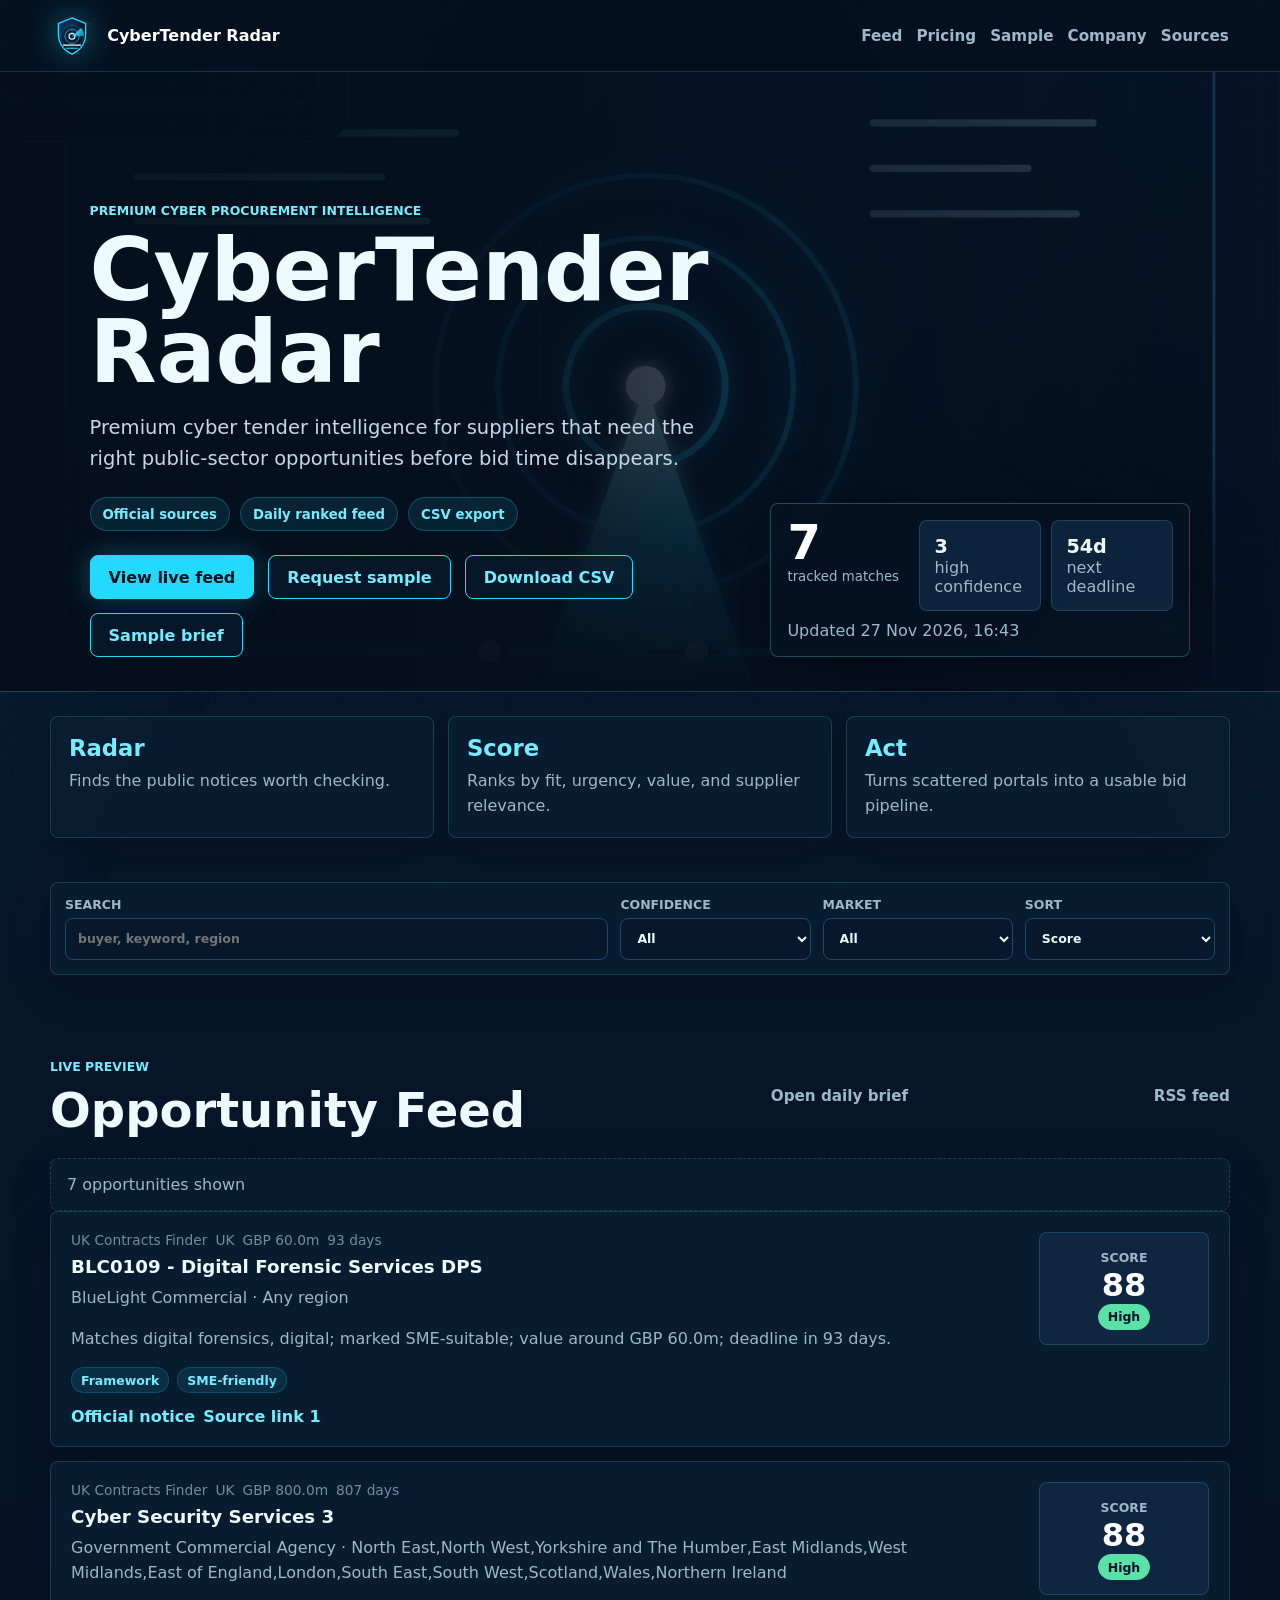
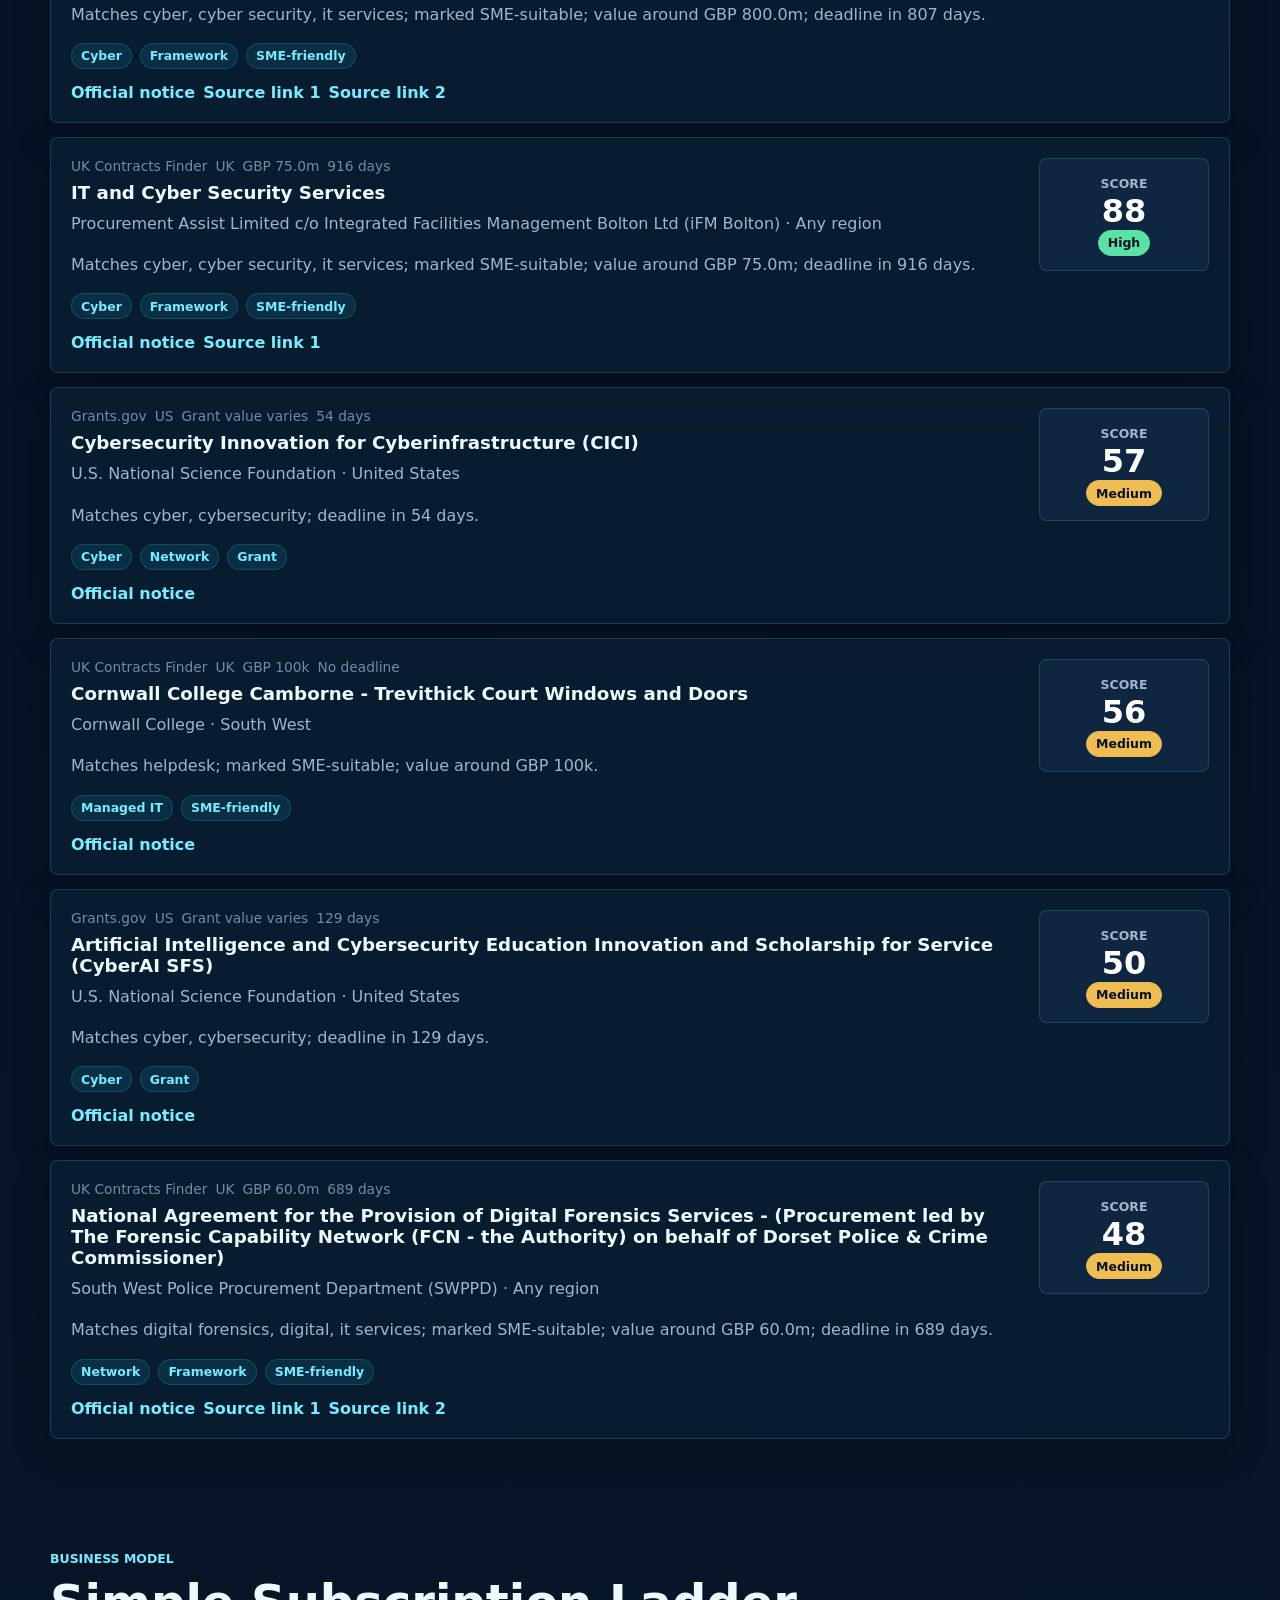
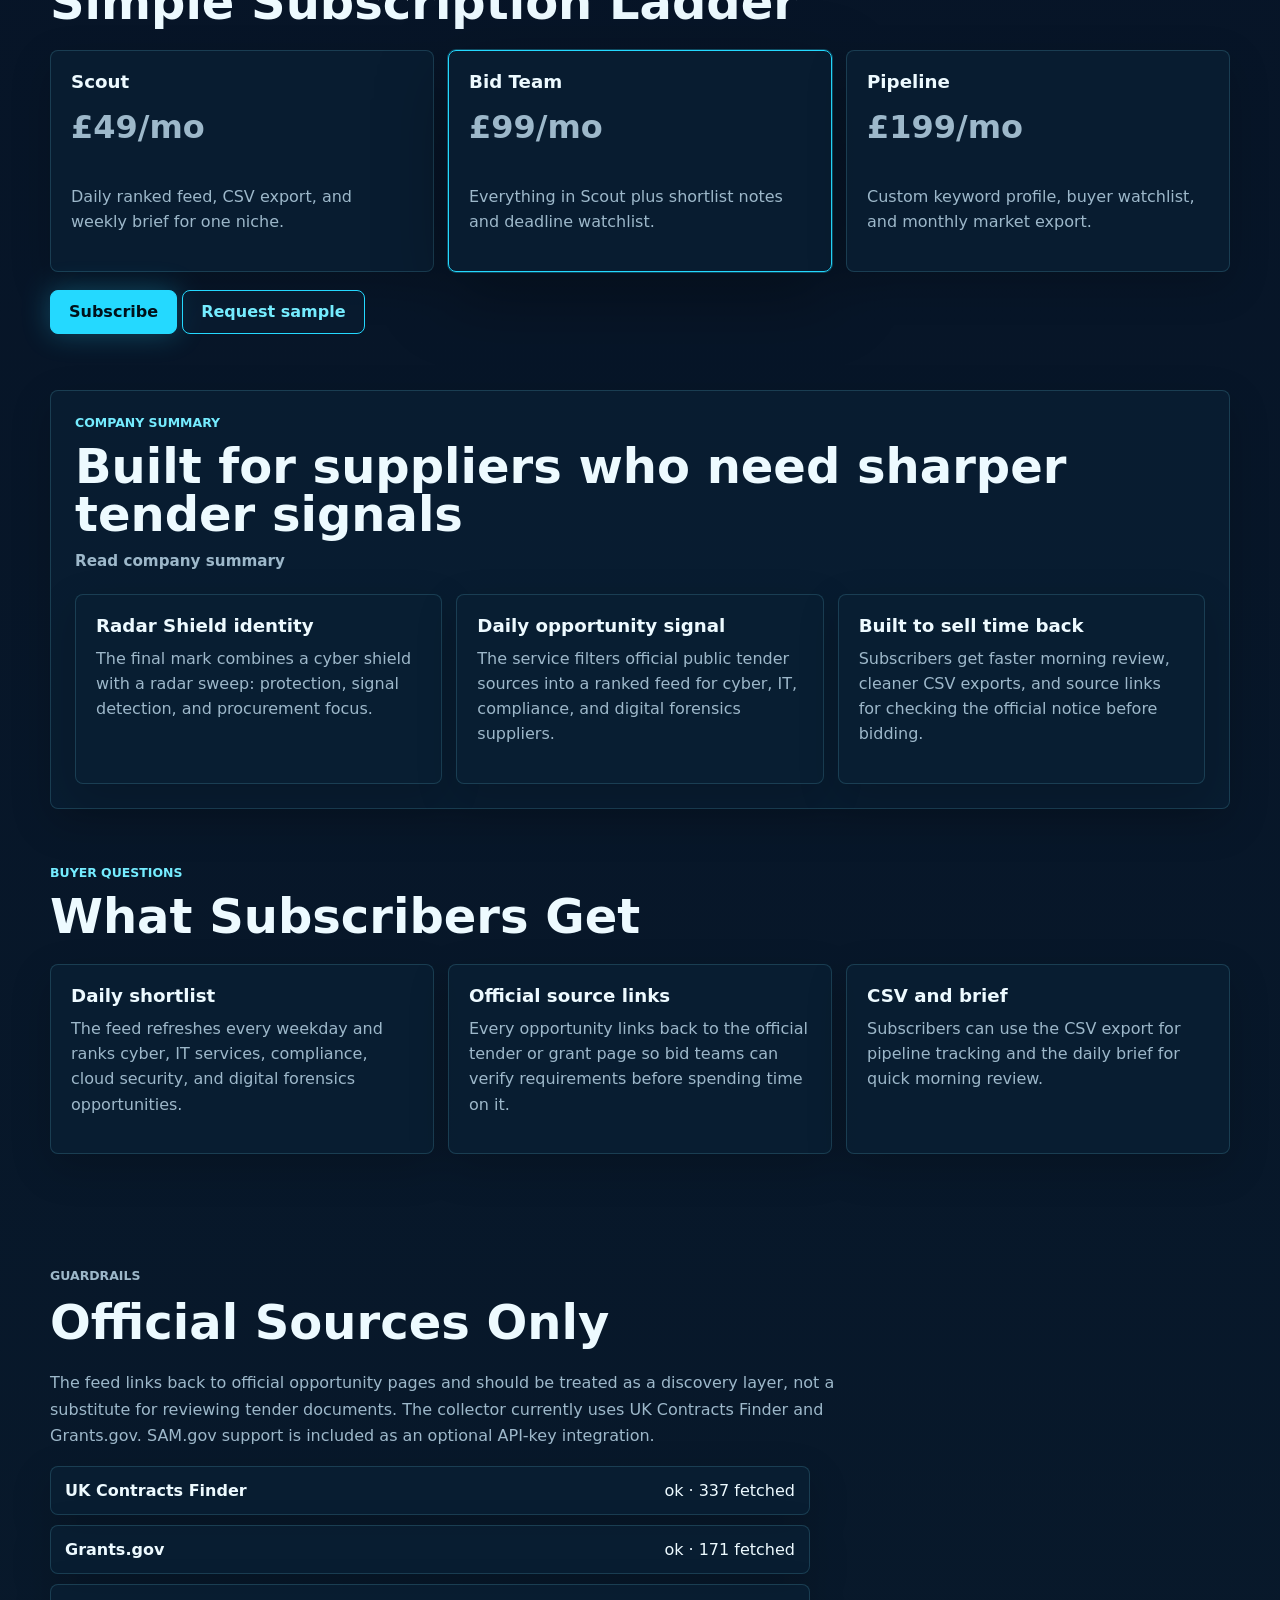
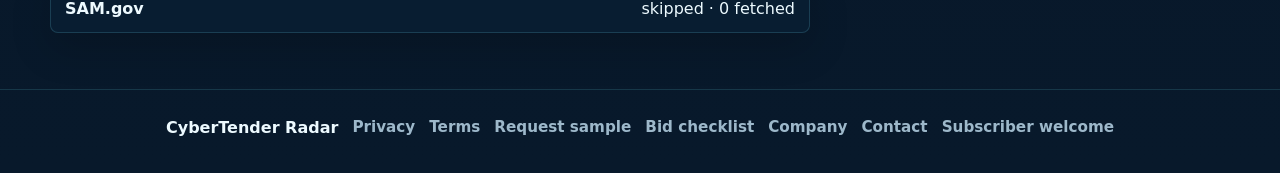
<file: docs/index.html>
<!doctype html>
<html lang="en">
  <head>
    <meta charset="utf-8">
    <meta name="viewport" content="width=device-width, initial-scale=1">
    <title>CyberTender Radar</title>
    <meta
      name="description"
      content="Daily ranked cybersecurity and IT services tenders for small suppliers."
    >
    <link rel="icon" type="image/svg+xml" href="assets/logo-radar-shield.svg">
    <link rel="manifest" href="site.webmanifest">
    <meta name="theme-color" content="#061225">
    <meta property="og:site_name" content="CyberTender Radar">
    <meta property="og:type" content="website">
    <meta property="og:title" content="CyberTender Radar">
    <meta property="og:description" content="Premium cyber procurement intelligence for suppliers that need the right public-sector opportunities before bid time disappears.">
    <meta property="og:url" content="https://shmghub.github.io/cybertender-radar/">
    <meta property="og:image" content="https://shmghub.github.io/cybertender-radar/assets/social-card.svg">
    <meta name="twitter:card" content="summary_large_image">
    <meta name="twitter:title" content="CyberTender Radar">
    <meta name="twitter:description" content="Premium cyber procurement intelligence for public-sector cyber and IT tender opportunities.">
    <meta name="twitter:image" content="https://shmghub.github.io/cybertender-radar/assets/social-card.svg">
    <link rel="stylesheet" href="styles.css">
    <link rel="alternate" type="application/rss+xml" title="CyberTender Radar RSS" href="feed.xml">
    <script type="application/ld+json">
      {
        "@context": "https://schema.org",
        "@type": "SoftwareApplication",
        "name": "CyberTender Radar",
        "applicationCategory": "BusinessApplication",
        "operatingSystem": "Web",
        "description": "Premium cyber procurement intelligence for public-sector cyber and IT tender opportunities.",
        "url": "https://shmghub.github.io/cybertender-radar/",
        "offers": {
          "@type": "Offer",
          "price": "49",
          "priceCurrency": "GBP",
          "url": "https://cybertender.gumroad.com/l/msidq"
        }
      }
    </script>
  </head>
  <body>
    <header class="topbar">
      <a class="brand" href="#top" aria-label="CyberTender Radar home">
        <img class="brand-logo" src="assets/logo-radar-shield.svg" alt="" width="42" height="42">
        <span>CyberTender Radar</span>
      </a>
      <nav aria-label="Primary navigation">
        <a href="#feed">Feed</a>
        <a href="#pricing">Pricing</a>
        <a href="trial.html">Sample</a>
        <a href="brand.html">Company</a>
        <a href="#source">Sources</a>
      </nav>
    </header>

    <main id="top">
      <section class="hero">
        <div class="hero-copy">
          <p class="eyebrow">Premium cyber procurement intelligence</p>
          <h1>CyberTender Radar</h1>
          <p class="lede">
            Premium cyber tender intelligence for suppliers that need the right
            public-sector opportunities before bid time disappears.
          </p>
          <div class="signal-ribbon" aria-label="CyberTender Radar signal summary">
            <span>Official sources</span>
            <span>Daily ranked feed</span>
            <span>CSV export</span>
          </div>
          <div class="hero-actions">
            <a class="button primary" href="#feed">View live feed</a>
            <a class="button secondary" href="trial.html">Request sample</a>
            <a class="button secondary" href="data/opportunities.csv">Download CSV</a>
            <a class="button secondary" href="sample-brief.html">Sample brief</a>
          </div>
        </div>
        <div class="hero-stack">
          <div class="hero-visual" aria-hidden="true">
            <img src="assets/hero-radar-intelligence.svg" alt="">
            <div class="scan-badge">Signal locked</div>
          </div>
          <aside class="hero-panel" aria-label="Current feed summary">
            <div class="metric">
              <span id="totalCount">--</span>
              <small>tracked matches</small>
            </div>
            <div class="metric-row">
              <div>
                <strong id="highCount">--</strong>
                <span>high confidence</span>
              </div>
              <div>
                <strong id="nextDeadline">--</strong>
                <span>next deadline</span>
              </div>
            </div>
            <p id="generatedAt">Loading latest feed...</p>
          </aside>
        </div>
      </section>

      <section class="brand-strip" aria-label="CyberTender Radar brand promises">
        <div>
          <strong>Radar</strong>
          <span>Finds the public notices worth checking.</span>
        </div>
        <div>
          <strong>Score</strong>
          <span>Ranks by fit, urgency, value, and supplier relevance.</span>
        </div>
        <div>
          <strong>Act</strong>
          <span>Turns scattered portals into a usable bid pipeline.</span>
        </div>
      </section>

      <section class="toolbar" aria-label="Opportunity controls">
        <label class="search-field">
          <span>Search</span>
          <input id="searchInput" type="search" placeholder="buyer, keyword, region">
        </label>
        <label>
          <span>Confidence</span>
          <select id="confidenceFilter">
            <option value="all">All</option>
            <option value="High">High</option>
            <option value="Medium">Medium</option>
          </select>
        </label>
        <label>
          <span>Market</span>
          <select id="marketFilter">
            <option value="all">All</option>
          </select>
        </label>
        <label>
          <span>Sort</span>
          <select id="sortSelect">
            <option value="score">Score</option>
            <option value="deadline">Deadline</option>
            <option value="value">Value</option>
          </select>
        </label>
      </section>

      <section id="feed" class="feed-section">
        <div class="section-heading">
          <div>
            <p class="eyebrow">Live preview</p>
            <h2>Opportunity Feed</h2>
          </div>
          <a class="text-link" href="data/latest_brief.md">Open daily brief</a>
          <a class="text-link" href="feed.xml">RSS feed</a>
        </div>
        <div id="feedStatus" class="status">Loading opportunities...</div>
        <div id="opportunityList" class="opportunity-list" aria-live="polite"></div>
      </section>

      <section id="pricing" class="pricing-section">
        <div class="section-heading">
          <div>
            <p class="eyebrow">Business model</p>
            <h2>Simple Subscription Ladder</h2>
          </div>
        </div>
        <div class="pricing-grid">
          <article class="price-card">
            <h3>Scout</h3>
            <p class="price">&pound;49/mo</p>
            <p>Daily ranked feed, CSV export, and weekly brief for one niche.</p>
          </article>
          <article class="price-card featured">
            <h3>Bid Team</h3>
            <p class="price">&pound;99/mo</p>
            <p>Everything in Scout plus shortlist notes and deadline watchlist.</p>
          </article>
          <article class="price-card">
            <h3>Pipeline</h3>
            <p class="price">&pound;199/mo</p>
            <p>Custom keyword profile, buyer watchlist, and monthly market export.</p>
          </article>
        </div>
        <a
          class="button primary"
          href="https://cybertender.gumroad.com/l/msidq"
          target="_blank"
          rel="noreferrer"
        >Subscribe</a>
        <a class="button secondary" href="trial.html">Request sample</a>
      </section>

      <section class="brand-section">
        <div class="section-heading">
          <div>
            <p class="eyebrow">Company summary</p>
            <h2>Built for suppliers who need sharper tender signals</h2>
          </div>
          <a class="text-link" href="brand.html">Read company summary</a>
        </div>
        <div class="faq-grid" aria-label="CyberTender Radar summary">
          <article>
            <h3>Radar Shield identity</h3>
            <p>The final mark combines a cyber shield with a radar sweep: protection, signal detection, and procurement focus.</p>
          </article>
          <article>
            <h3>Daily opportunity signal</h3>
            <p>The service filters official public tender sources into a ranked feed for cyber, IT, compliance, and digital forensics suppliers.</p>
          </article>
          <article>
            <h3>Built to sell time back</h3>
            <p>Subscribers get faster morning review, cleaner CSV exports, and source links for checking the official notice before bidding.</p>
          </article>
        </div>
      </section>

      <section id="faq" class="faq-section">
        <div class="section-heading">
          <div>
            <p class="eyebrow">Buyer questions</p>
            <h2>What Subscribers Get</h2>
          </div>
        </div>
        <div class="faq-grid">
          <article>
            <h3>Daily shortlist</h3>
            <p>
              The feed refreshes every weekday and ranks cyber, IT services,
              compliance, cloud security, and digital forensics opportunities.
            </p>
          </article>
          <article>
            <h3>Official source links</h3>
            <p>
              Every opportunity links back to the official tender or grant page
              so bid teams can verify requirements before spending time on it.
            </p>
          </article>
          <article>
            <h3>CSV and brief</h3>
            <p>
              Subscribers can use the CSV export for pipeline tracking and the
              daily brief for quick morning review.
            </p>
          </article>
        </div>
      </section>

      <section id="source" class="source-section">
        <div class="section-heading">
          <div>
            <p class="eyebrow">Guardrails</p>
            <h2>Official Sources Only</h2>
          </div>
        </div>
        <p>
          The feed links back to official opportunity pages and should be treated
          as a discovery layer, not a substitute for reviewing tender documents.
          The collector currently uses UK Contracts Finder and Grants.gov. SAM.gov
          support is included as an optional API-key integration.
        </p>
        <div id="sourceList" class="source-list"></div>
      </section>
    </main>

    <footer class="footer">
      <span>CyberTender Radar</span>
      <a href="privacy.html">Privacy</a>
      <a href="terms.html">Terms</a>
      <a href="trial.html">Request sample</a>
      <a href="bid-checklist.html">Bid checklist</a>
      <a href="brand.html">Company</a>
      <a href="mailto:cybertenderbusiness@gmail.com">Contact</a>
      <a href="thanks.html">Subscriber welcome</a>
    </footer>

    <script src="app.js" defer></script>
  </body>
</html>
</file>
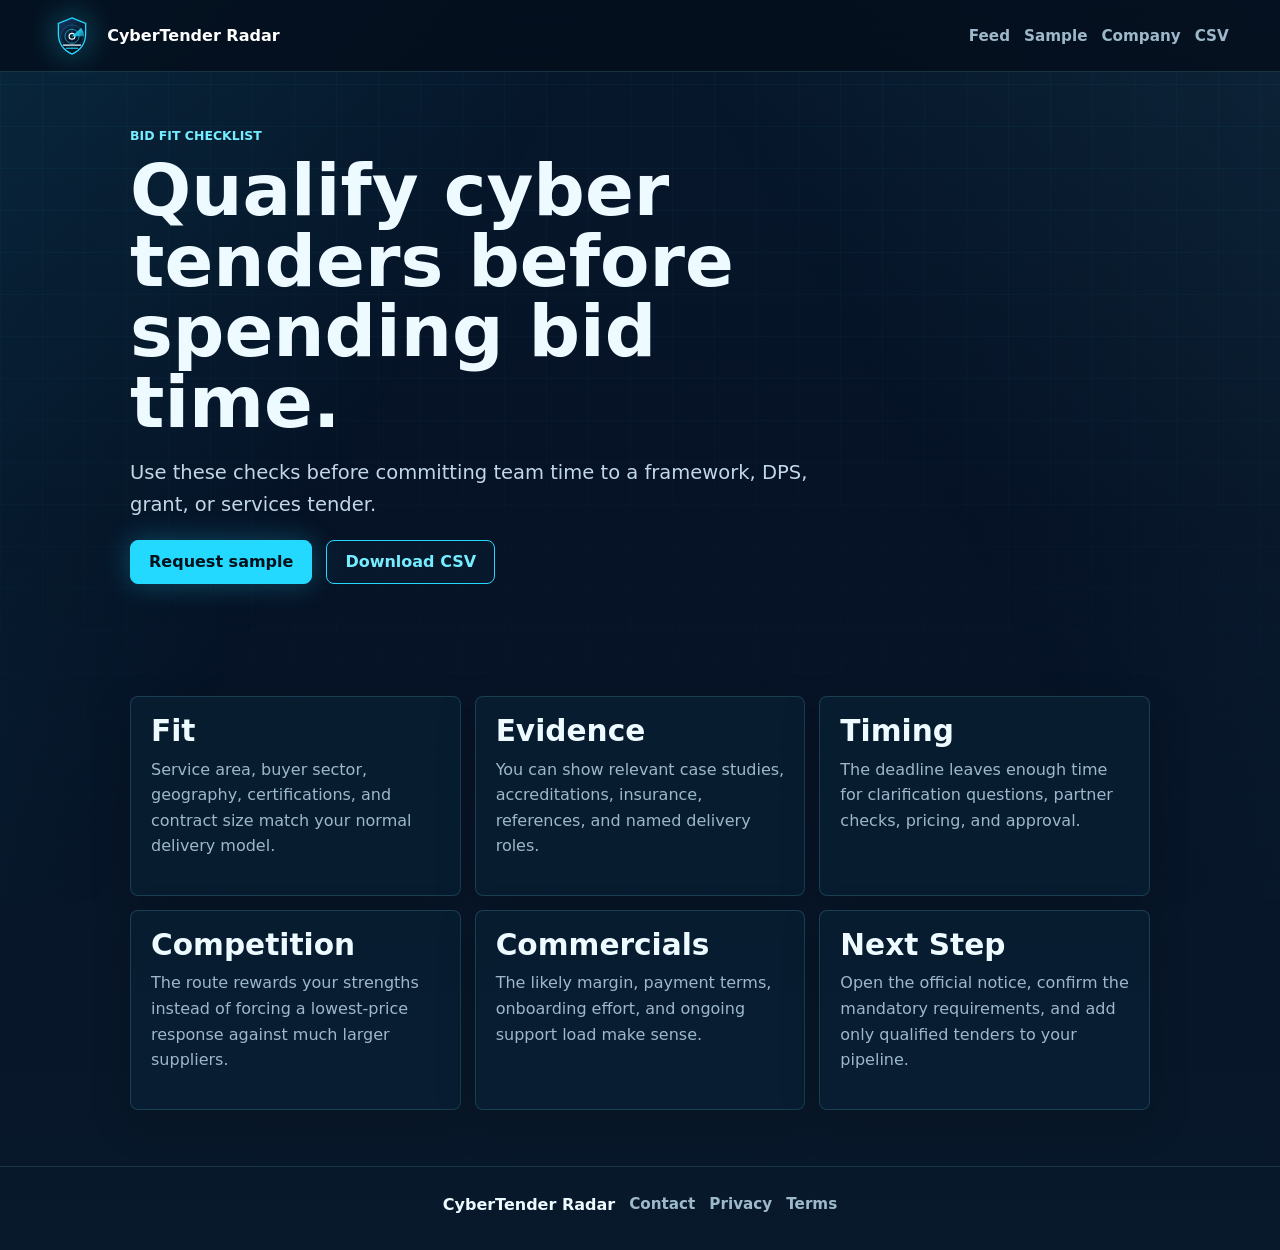
<file: docs/bid-checklist.html>
<!doctype html>
<html lang="en">
  <head>
    <meta charset="utf-8">
    <meta name="viewport" content="width=device-width, initial-scale=1">
    <title>Bid Fit Checklist | CyberTender Radar</title>
    <meta name="description" content="A practical checklist for deciding whether a cyber or IT tender is worth pursuing.">
    <link rel="icon" type="image/svg+xml" href="assets/logo-radar-shield.svg">
    <link rel="manifest" href="site.webmanifest">
    <meta name="theme-color" content="#061225">
    <meta property="og:site_name" content="CyberTender Radar">
    <meta property="og:type" content="website">
    <meta property="og:title" content="Bid Fit Checklist | CyberTender Radar">
    <meta property="og:description" content="A practical checklist for deciding whether a cyber or IT tender is worth pursuing.">
    <meta property="og:url" content="https://shmghub.github.io/cybertender-radar/bid-checklist.html">
    <meta property="og:image" content="https://shmghub.github.io/cybertender-radar/assets/social-card.svg">
    <meta name="twitter:card" content="summary_large_image">
    <link rel="stylesheet" href="styles.css">
  </head>
  <body>
    <header class="topbar">
      <a class="brand" href="index.html" aria-label="CyberTender Radar home">
        <img class="brand-logo" src="assets/logo-radar-shield.svg" alt="" width="42" height="42">
        <span>CyberTender Radar</span>
      </a>
      <nav aria-label="Primary navigation">
        <a href="index.html#feed">Feed</a>
        <a href="trial.html">Sample</a>
        <a href="brand.html">Company</a>
        <a href="data/opportunities.csv">CSV</a>
      </nav>
    </header>
    <main class="sample-page">
      <section class="sample-hero">
        <p class="eyebrow">Bid fit checklist</p>
        <h1>Qualify cyber tenders before spending bid time.</h1>
        <p class="lede">
          Use these checks before committing team time to a framework, DPS,
          grant, or services tender.
        </p>
        <div class="hero-actions">
          <a class="button primary" href="trial.html">Request sample</a>
          <a class="button secondary" href="data/opportunities.csv">Download CSV</a>
        </div>
      </section>
      <section class="checklist-grid" aria-label="Tender qualification checklist">
        <article>
          <h2>Fit</h2>
          <p>Service area, buyer sector, geography, certifications, and contract size match your normal delivery model.</p>
        </article>
        <article>
          <h2>Evidence</h2>
          <p>You can show relevant case studies, accreditations, insurance, references, and named delivery roles.</p>
        </article>
        <article>
          <h2>Timing</h2>
          <p>The deadline leaves enough time for clarification questions, partner checks, pricing, and approval.</p>
        </article>
        <article>
          <h2>Competition</h2>
          <p>The route rewards your strengths instead of forcing a lowest-price response against much larger suppliers.</p>
        </article>
        <article>
          <h2>Commercials</h2>
          <p>The likely margin, payment terms, onboarding effort, and ongoing support load make sense.</p>
        </article>
        <article>
          <h2>Next Step</h2>
          <p>Open the official notice, confirm the mandatory requirements, and add only qualified tenders to your pipeline.</p>
        </article>
      </section>
    </main>
    <footer class="footer">
      <span>CyberTender Radar</span>
      <a href="mailto:cybertenderbusiness@gmail.com">Contact</a>
      <a href="privacy.html">Privacy</a>
      <a href="terms.html">Terms</a>
    </footer>
  </body>
</html>
</file>
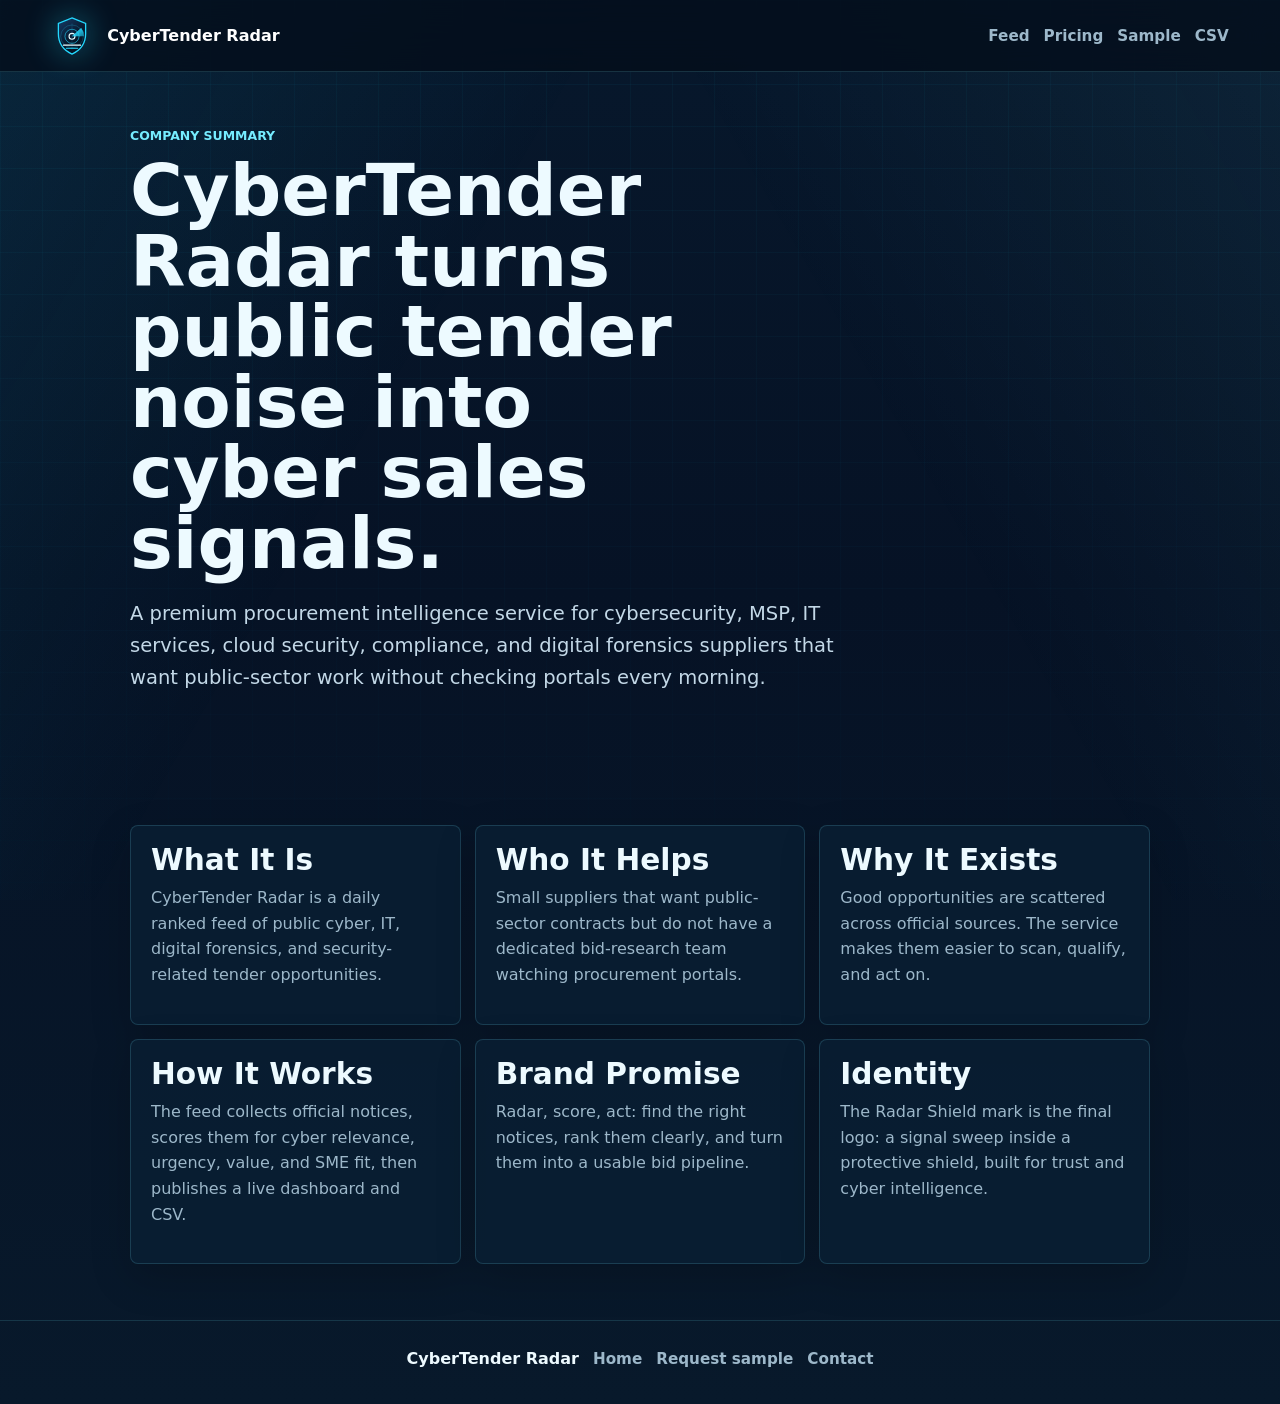
<file: docs/brand.html>
<!doctype html>
<html lang="en">
  <head>
    <meta charset="utf-8">
    <meta name="viewport" content="width=device-width, initial-scale=1">
    <title>Company Summary | CyberTender Radar</title>
    <meta name="description" content="CyberTender Radar company summary, product, audience, and operating model.">
    <link rel="icon" type="image/svg+xml" href="assets/logo-radar-shield.svg">
    <link rel="manifest" href="site.webmanifest">
    <meta name="theme-color" content="#061225">
    <meta property="og:site_name" content="CyberTender Radar">
    <meta property="og:type" content="website">
    <meta property="og:title" content="Company Summary | CyberTender Radar">
    <meta property="og:description" content="CyberTender Radar turns public tender noise into cyber sales signals for cyber and IT suppliers.">
    <meta property="og:url" content="https://shmghub.github.io/cybertender-radar/brand.html">
    <meta property="og:image" content="https://shmghub.github.io/cybertender-radar/assets/social-card.svg">
    <meta name="twitter:card" content="summary_large_image">
    <link rel="stylesheet" href="styles.css">
  </head>
  <body>
    <header class="topbar">
      <a class="brand" href="index.html" aria-label="CyberTender Radar home">
        <img class="brand-logo" src="assets/logo-radar-shield.svg" alt="" width="42" height="42">
        <span>CyberTender Radar</span>
      </a>
      <nav aria-label="Primary navigation">
        <a href="index.html#feed">Feed</a>
        <a href="index.html#pricing">Pricing</a>
        <a href="trial.html">Sample</a>
        <a href="data/opportunities.csv">CSV</a>
      </nav>
    </header>
    <main class="sample-page">
      <section class="sample-hero">
        <p class="eyebrow">Company summary</p>
        <h1>CyberTender Radar turns public tender noise into cyber sales signals.</h1>
        <p class="lede">
          A premium procurement intelligence service for cybersecurity, MSP,
          IT services, cloud security, compliance, and digital forensics
          suppliers that want public-sector work without checking portals every
          morning.
        </p>
      </section>

      <section class="checklist-grid" aria-label="Company summary">
        <article>
          <h2>What It Is</h2>
          <p>CyberTender Radar is a daily ranked feed of public cyber, IT, digital forensics, and security-related tender opportunities.</p>
        </article>
        <article>
          <h2>Who It Helps</h2>
          <p>Small suppliers that want public-sector contracts but do not have a dedicated bid-research team watching procurement portals.</p>
        </article>
        <article>
          <h2>Why It Exists</h2>
          <p>Good opportunities are scattered across official sources. The service makes them easier to scan, qualify, and act on.</p>
        </article>
        <article>
          <h2>How It Works</h2>
          <p>The feed collects official notices, scores them for cyber relevance, urgency, value, and SME fit, then publishes a live dashboard and CSV.</p>
        </article>
        <article>
          <h2>Brand Promise</h2>
          <p>Radar, score, act: find the right notices, rank them clearly, and turn them into a usable bid pipeline.</p>
        </article>
        <article>
          <h2>Identity</h2>
          <p>The Radar Shield mark is the final logo: a signal sweep inside a protective shield, built for trust and cyber intelligence.</p>
        </article>
      </section>
    </main>
    <footer class="footer">
      <span>CyberTender Radar</span>
      <a href="index.html">Home</a>
      <a href="trial.html">Request sample</a>
      <a href="mailto:cybertenderbusiness@gmail.com">Contact</a>
    </footer>
  </body>
</html>
</file>
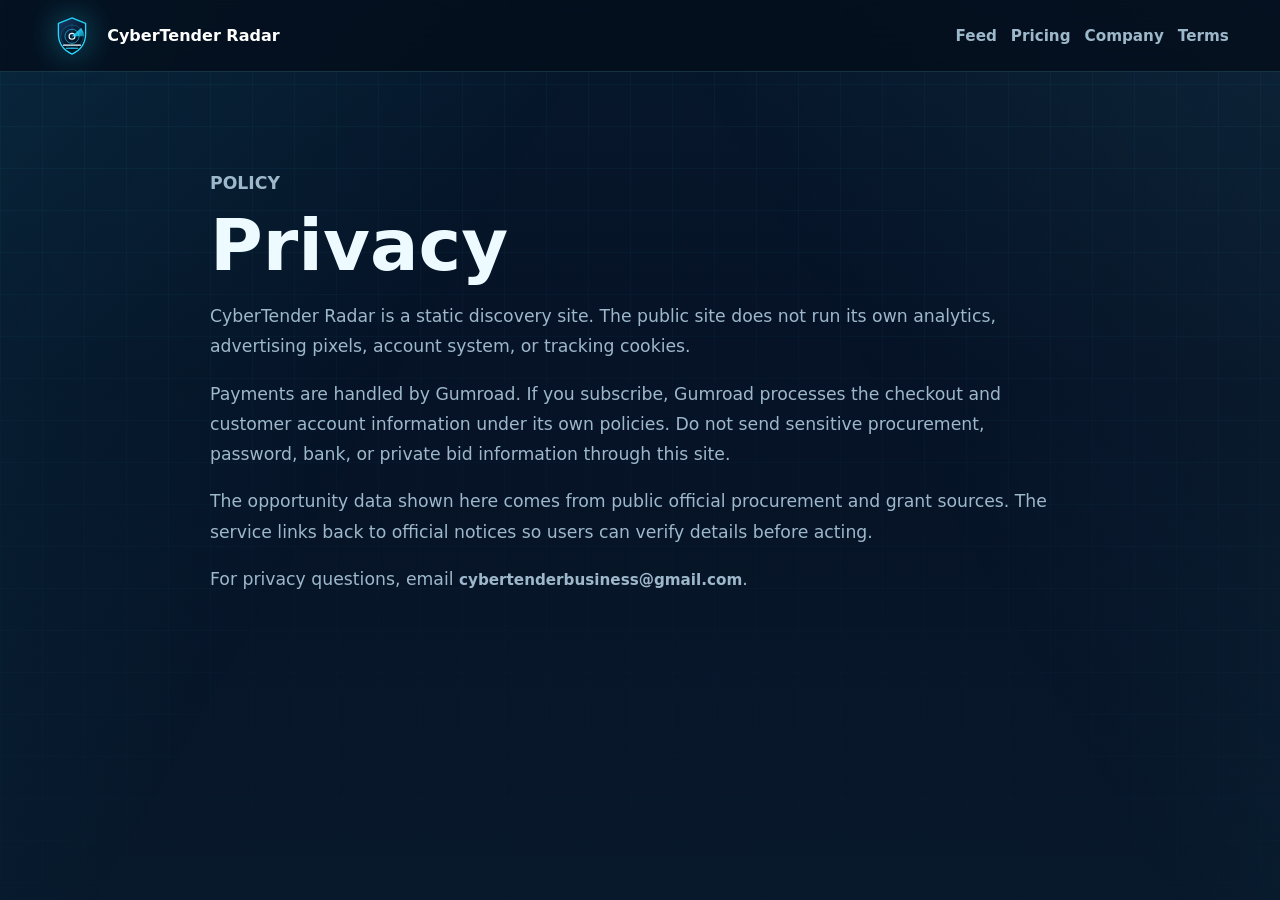
<file: docs/privacy.html>
<!doctype html>
<html lang="en">
  <head>
    <meta charset="utf-8">
    <meta name="viewport" content="width=device-width, initial-scale=1">
    <title>Privacy | CyberTender Radar</title>
    <meta name="description" content="CyberTender Radar privacy summary.">
    <link rel="icon" type="image/svg+xml" href="assets/logo-radar-shield.svg">
    <link rel="manifest" href="site.webmanifest">
    <meta name="theme-color" content="#061225">
    <meta property="og:site_name" content="CyberTender Radar">
    <meta property="og:type" content="website">
    <meta property="og:title" content="Privacy | CyberTender Radar">
    <meta property="og:image" content="https://shmghub.github.io/cybertender-radar/assets/social-card.svg">
    <meta name="twitter:card" content="summary_large_image">
    <link rel="stylesheet" href="styles.css">
  </head>
  <body>
    <header class="topbar">
      <a class="brand" href="index.html" aria-label="CyberTender Radar home">
        <img class="brand-logo" src="assets/logo-radar-shield.svg" alt="" width="42" height="42">
        <span>CyberTender Radar</span>
      </a>
      <nav aria-label="Primary navigation">
        <a href="index.html#feed">Feed</a>
        <a href="index.html#pricing">Pricing</a>
        <a href="brand.html">Company</a>
        <a href="terms.html">Terms</a>
      </nav>
    </header>
    <main class="plain-page">
      <p class="eyebrow">Policy</p>
      <h1>Privacy</h1>
      <p>
        CyberTender Radar is a static discovery site. The public site does not
        run its own analytics, advertising pixels, account system, or tracking
        cookies.
      </p>
      <p>
        Payments are handled by Gumroad. If you subscribe, Gumroad processes the
        checkout and customer account information under its own policies. Do not
        send sensitive procurement, password, bank, or private bid information
        through this site.
      </p>
      <p>
        The opportunity data shown here comes from public official procurement
        and grant sources. The service links back to official notices so users
        can verify details before acting.
      </p>
      <p>
        For privacy questions, email
        <a class="text-link" href="mailto:cybertenderbusiness@gmail.com">cybertenderbusiness@gmail.com</a>.
      </p>
    </main>
  </body>
</html>
</file>
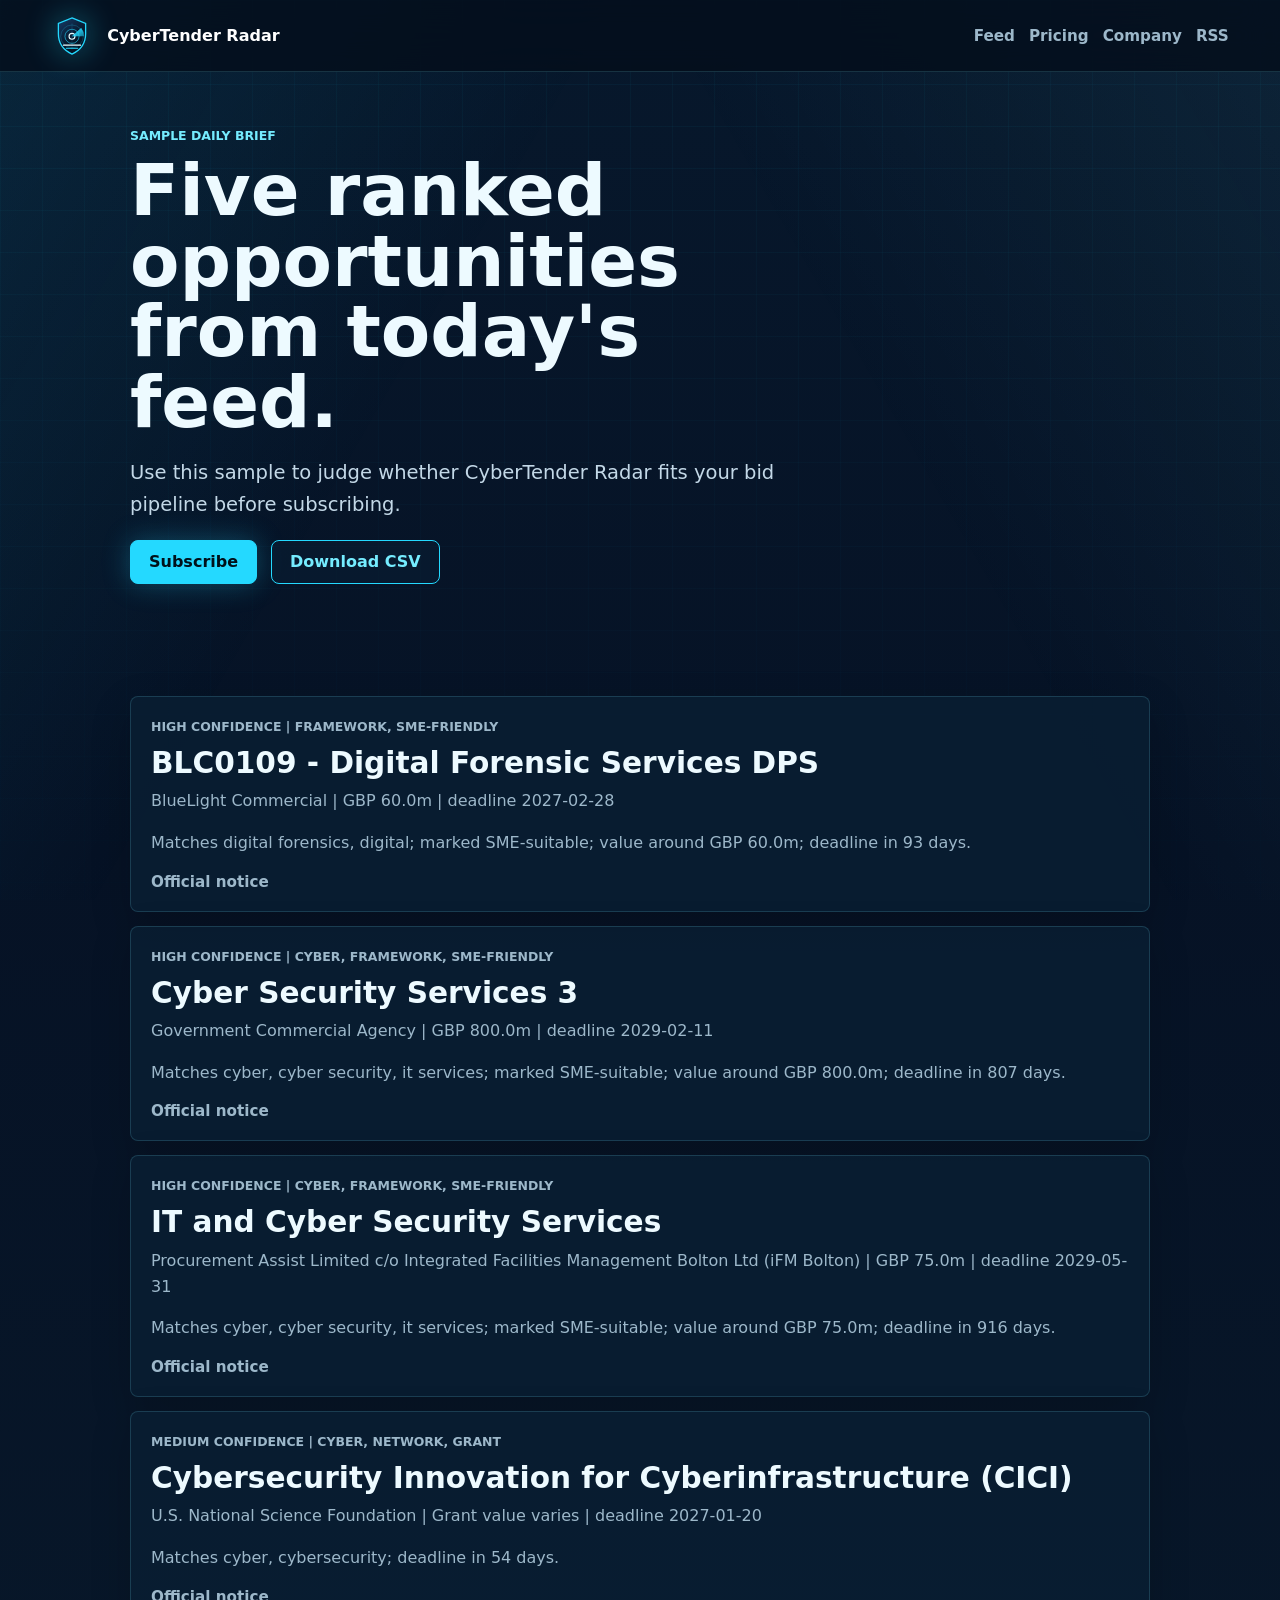
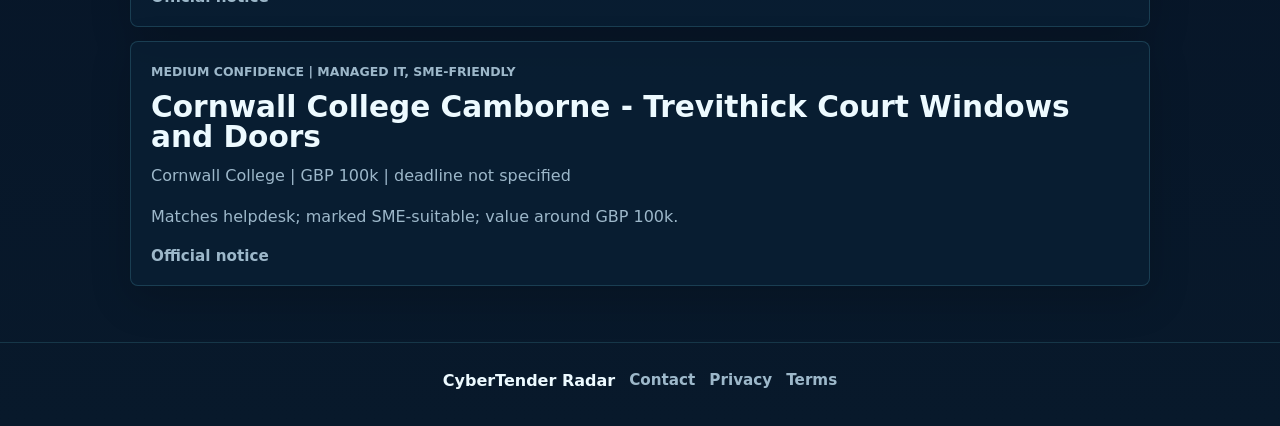
<file: docs/sample-brief.html>
<!doctype html>
<html lang="en">
  <head>
    <meta charset="utf-8">
    <meta name="viewport" content="width=device-width, initial-scale=1">
    <title>Sample Brief | CyberTender Radar</title>
    <meta name="description" content="A sample CyberTender Radar daily tender brief.">
    <link rel="icon" type="image/svg+xml" href="assets/logo-radar-shield.svg">
    <link rel="manifest" href="site.webmanifest">
    <meta name="theme-color" content="#061225">
    <meta property="og:site_name" content="CyberTender Radar">
    <meta property="og:type" content="website">
    <meta property="og:title" content="Sample Brief | CyberTender Radar">
    <meta property="og:description" content="A sample CyberTender Radar daily tender brief for cyber and IT suppliers.">
    <meta property="og:url" content="https://shmghub.github.io/cybertender-radar/sample-brief.html">
    <meta property="og:image" content="https://shmghub.github.io/cybertender-radar/assets/social-card.svg">
    <meta name="twitter:card" content="summary_large_image">
    <link rel="stylesheet" href="styles.css">
  </head>
  <body>
    <header class="topbar">
      <a class="brand" href="index.html" aria-label="CyberTender Radar home">
        <img class="brand-logo" src="assets/logo-radar-shield.svg" alt="" width="42" height="42">
        <span>CyberTender Radar</span>
      </a>
      <nav aria-label="Primary navigation">
        <a href="index.html#feed">Feed</a>
        <a href="index.html#pricing">Pricing</a>
        <a href="brand.html">Company</a>
        <a href="feed.xml">RSS</a>
      </nav>
    </header>
    <main class="sample-page">
      <section class="sample-hero">
        <p class="eyebrow">Sample daily brief</p>
        <h1>Five ranked opportunities from today's feed.</h1>
        <p class="lede">Use this sample to judge whether CyberTender Radar fits your bid pipeline before subscribing.</p>
        <div class="hero-actions">
          <a class="button primary" href="https://cybertender.gumroad.com/l/msidq" target="_blank" rel="noreferrer">Subscribe</a>
          <a class="button secondary" href="data/opportunities.csv">Download CSV</a>
        </div>
      </section>
      <section class="sample-list" aria-label="Sample opportunities">
<article class="sample-item">
  <p class="eyebrow">High confidence | Framework, SME-friendly</p>
  <h2>BLC0109 - Digital Forensic Services DPS</h2>
  <p>BlueLight Commercial | GBP 60.0m | deadline 2027-02-28</p>
  <p>Matches digital forensics, digital; marked SME-suitable; value around GBP 60.0m; deadline in 93 days.</p>
  <a class="text-link" href="https://www.contractsfinder.service.gov.uk/notice/d01b3b0e-1813-44f9-9e33-f72dd1f53c30" target="_blank" rel="noreferrer">Official notice</a>
</article>
<article class="sample-item">
  <p class="eyebrow">High confidence | Cyber, Framework, SME-friendly</p>
  <h2>Cyber Security Services 3</h2>
  <p>Government Commercial Agency | GBP 800.0m | deadline 2029-02-11</p>
  <p>Matches cyber, cyber security, it services; marked SME-suitable; value around GBP 800.0m; deadline in 807 days.</p>
  <a class="text-link" href="https://www.contractsfinder.service.gov.uk/notice/4c8a6f7a-ea75-4463-b05a-a56c140a7582" target="_blank" rel="noreferrer">Official notice</a>
</article>
<article class="sample-item">
  <p class="eyebrow">High confidence | Cyber, Framework, SME-friendly</p>
  <h2>IT and Cyber Security Services</h2>
  <p>Procurement Assist Limited c/o Integrated Facilities Management Bolton Ltd (iFM Bolton) | GBP 75.0m | deadline 2029-05-31</p>
  <p>Matches cyber, cyber security, it services; marked SME-suitable; value around GBP 75.0m; deadline in 916 days.</p>
  <a class="text-link" href="https://www.contractsfinder.service.gov.uk/notice/0540e547-aeb2-4e3a-a165-8dd00c8efb30" target="_blank" rel="noreferrer">Official notice</a>
</article>
<article class="sample-item">
  <p class="eyebrow">Medium confidence | Cyber, Network, Grant</p>
  <h2>Cybersecurity Innovation for Cyberinfrastructure (CICI)</h2>
  <p>U.S. National Science Foundation | Grant value varies | deadline 2027-01-20</p>
  <p>Matches cyber, cybersecurity; deadline in 54 days.</p>
  <a class="text-link" href="https://www.grants.gov/search-results-detail/358004" target="_blank" rel="noreferrer">Official notice</a>
</article>
<article class="sample-item">
  <p class="eyebrow">Medium confidence | Managed IT, SME-friendly</p>
  <h2>Cornwall College Camborne - Trevithick Court Windows and Doors</h2>
  <p>Cornwall College | GBP 100k | deadline not specified</p>
  <p>Matches helpdesk; marked SME-suitable; value around GBP 100k.</p>
  <a class="text-link" href="https://www.contractsfinder.service.gov.uk/notice/58bfe654-f3ec-4ed8-95b7-8a27571d7c1f" target="_blank" rel="noreferrer">Official notice</a>
</article>
      </section>
    </main>
    <footer class="footer">
      <span>CyberTender Radar</span>
      <a href="mailto:cybertenderbusiness@gmail.com">Contact</a>
      <a href="privacy.html">Privacy</a>
      <a href="terms.html">Terms</a>
    </footer>
  </body>
</html>
</file>
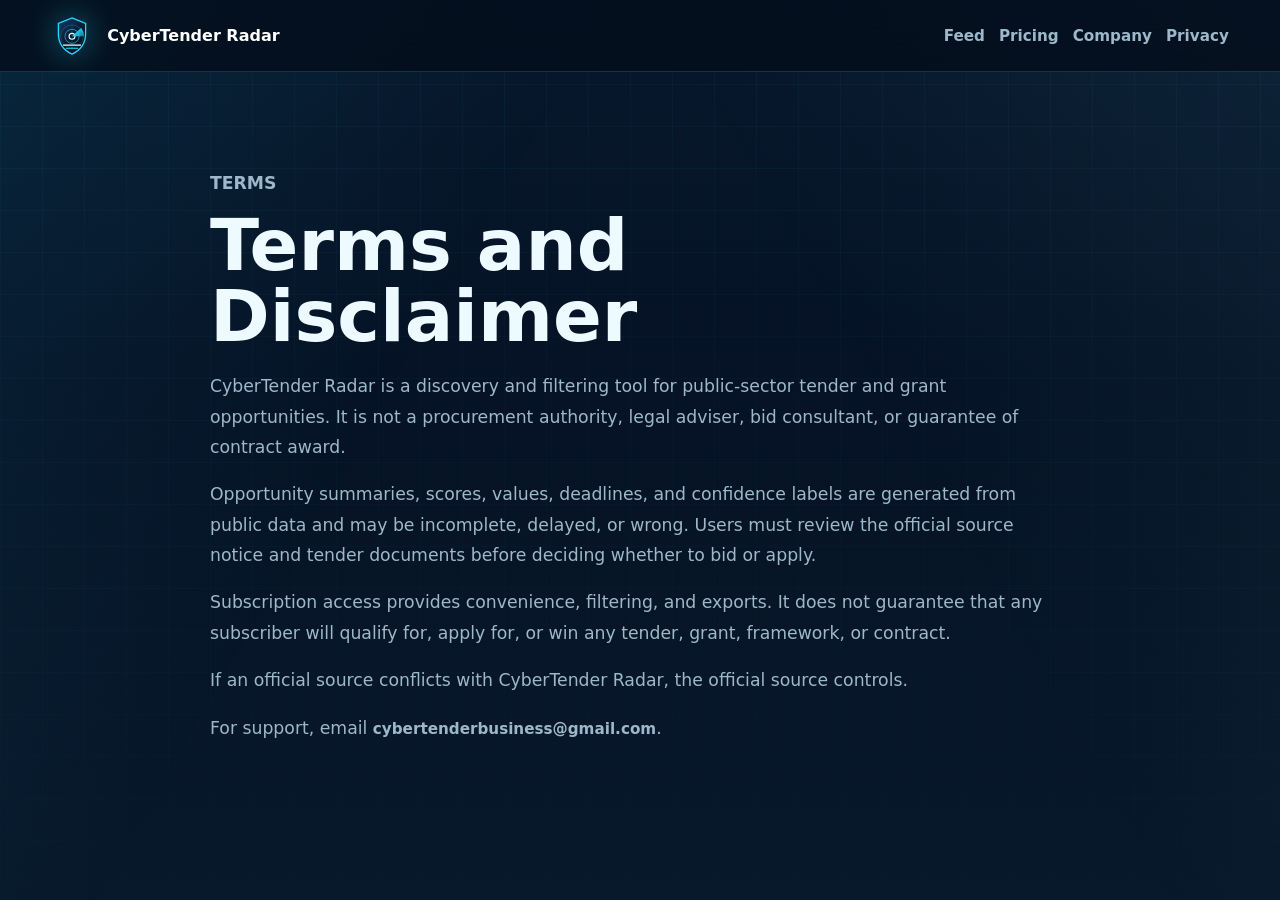
<file: docs/terms.html>
<!doctype html>
<html lang="en">
  <head>
    <meta charset="utf-8">
    <meta name="viewport" content="width=device-width, initial-scale=1">
    <title>Terms | CyberTender Radar</title>
    <meta name="description" content="CyberTender Radar terms and disclaimer.">
    <link rel="icon" type="image/svg+xml" href="assets/logo-radar-shield.svg">
    <link rel="manifest" href="site.webmanifest">
    <meta name="theme-color" content="#061225">
    <meta property="og:site_name" content="CyberTender Radar">
    <meta property="og:type" content="website">
    <meta property="og:title" content="Terms | CyberTender Radar">
    <meta property="og:image" content="https://shmghub.github.io/cybertender-radar/assets/social-card.svg">
    <meta name="twitter:card" content="summary_large_image">
    <link rel="stylesheet" href="styles.css">
  </head>
  <body>
    <header class="topbar">
      <a class="brand" href="index.html" aria-label="CyberTender Radar home">
        <img class="brand-logo" src="assets/logo-radar-shield.svg" alt="" width="42" height="42">
        <span>CyberTender Radar</span>
      </a>
      <nav aria-label="Primary navigation">
        <a href="index.html#feed">Feed</a>
        <a href="index.html#pricing">Pricing</a>
        <a href="brand.html">Company</a>
        <a href="privacy.html">Privacy</a>
      </nav>
    </header>
    <main class="plain-page">
      <p class="eyebrow">Terms</p>
      <h1>Terms and Disclaimer</h1>
      <p>
        CyberTender Radar is a discovery and filtering tool for public-sector
        tender and grant opportunities. It is not a procurement authority,
        legal adviser, bid consultant, or guarantee of contract award.
      </p>
      <p>
        Opportunity summaries, scores, values, deadlines, and confidence labels
        are generated from public data and may be incomplete, delayed, or wrong.
        Users must review the official source notice and tender documents before
        deciding whether to bid or apply.
      </p>
      <p>
        Subscription access provides convenience, filtering, and exports. It
        does not guarantee that any subscriber will qualify for, apply for, or
        win any tender, grant, framework, or contract.
      </p>
      <p>
        If an official source conflicts with CyberTender Radar, the official
        source controls.
      </p>
      <p>
        For support, email
        <a class="text-link" href="mailto:cybertenderbusiness@gmail.com">cybertenderbusiness@gmail.com</a>.
      </p>
    </main>
  </body>
</html>
</file>
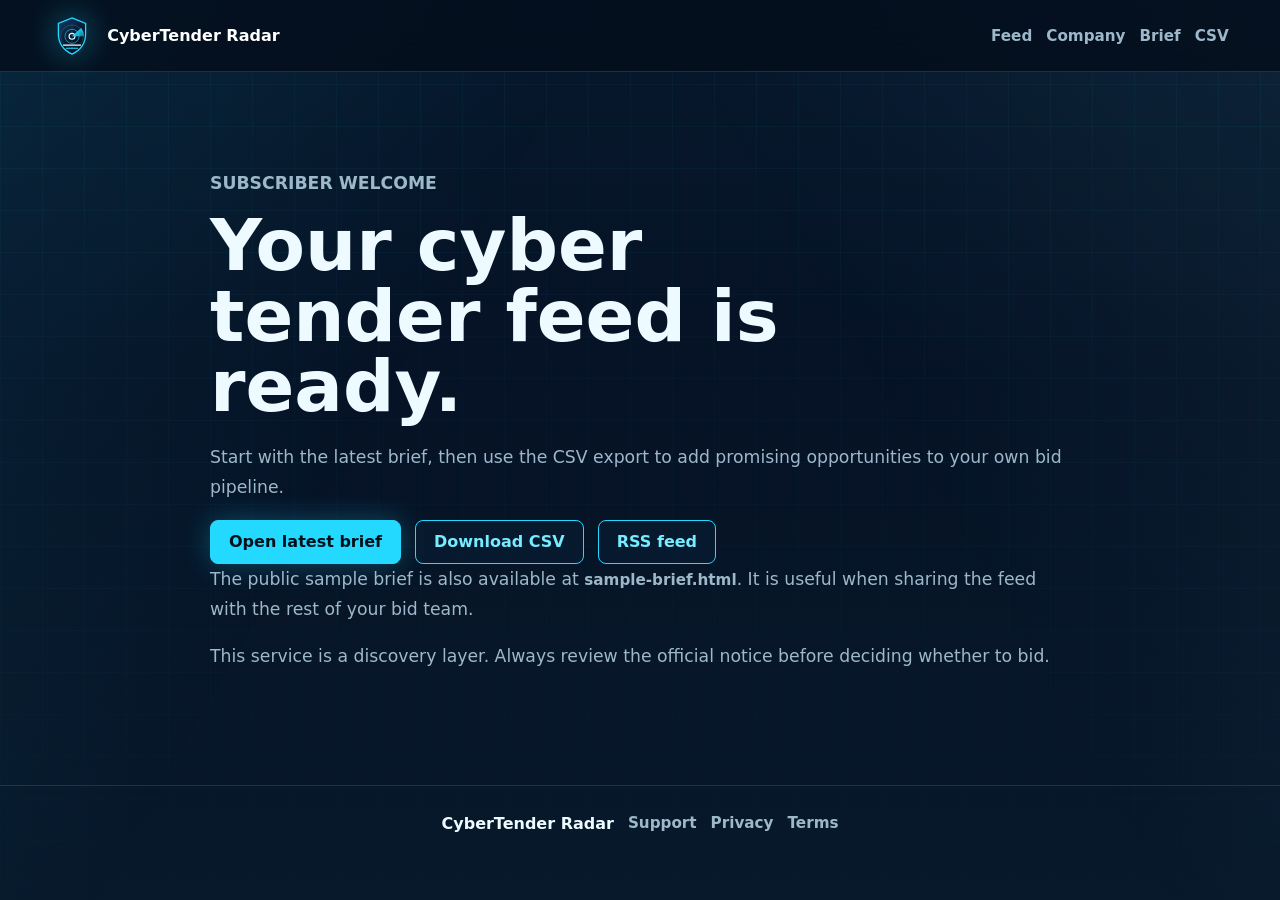
<file: docs/thanks.html>
<!doctype html>
<html lang="en">
  <head>
    <meta charset="utf-8">
    <meta name="viewport" content="width=device-width, initial-scale=1">
    <title>Subscriber Welcome | CyberTender Radar</title>
    <meta name="description" content="Welcome page for CyberTender Radar subscribers.">
    <link rel="icon" type="image/svg+xml" href="assets/logo-radar-shield.svg">
    <link rel="manifest" href="site.webmanifest">
    <meta name="theme-color" content="#061225">
    <meta property="og:site_name" content="CyberTender Radar">
    <meta property="og:type" content="website">
    <meta property="og:title" content="Subscriber Welcome | CyberTender Radar">
    <meta property="og:image" content="https://shmghub.github.io/cybertender-radar/assets/social-card.svg">
    <meta name="twitter:card" content="summary_large_image">
    <link rel="stylesheet" href="styles.css">
  </head>
  <body>
    <header class="topbar">
      <a class="brand" href="index.html" aria-label="CyberTender Radar home">
        <img class="brand-logo" src="assets/logo-radar-shield.svg" alt="" width="42" height="42">
        <span>CyberTender Radar</span>
      </a>
      <nav aria-label="Primary navigation">
        <a href="index.html#feed">Feed</a>
        <a href="brand.html">Company</a>
        <a href="data/latest_brief.md">Brief</a>
        <a href="data/opportunities.csv">CSV</a>
      </nav>
    </header>
    <main class="plain-page">
      <p class="eyebrow">Subscriber welcome</p>
      <h1>Your cyber tender feed is ready.</h1>
      <p>
        Start with the latest brief, then use the CSV export to add promising
        opportunities to your own bid pipeline.
      </p>
      <div class="hero-actions">
        <a class="button primary" href="data/latest_brief.md">Open latest brief</a>
        <a class="button secondary" href="data/opportunities.csv">Download CSV</a>
        <a class="button secondary" href="feed.xml">RSS feed</a>
      </div>
      <p>
        The public sample brief is also available at
        <a class="text-link" href="sample-brief.html">sample-brief.html</a>.
        It is useful when sharing the feed with the rest of your bid team.
      </p>
      <p>
        This service is a discovery layer. Always review the official notice
        before deciding whether to bid.
      </p>
    </main>
    <footer class="footer">
      <span>CyberTender Radar</span>
      <a href="mailto:cybertenderbusiness@gmail.com">Support</a>
      <a href="privacy.html">Privacy</a>
      <a href="terms.html">Terms</a>
    </footer>
  </body>
</html>
</file>
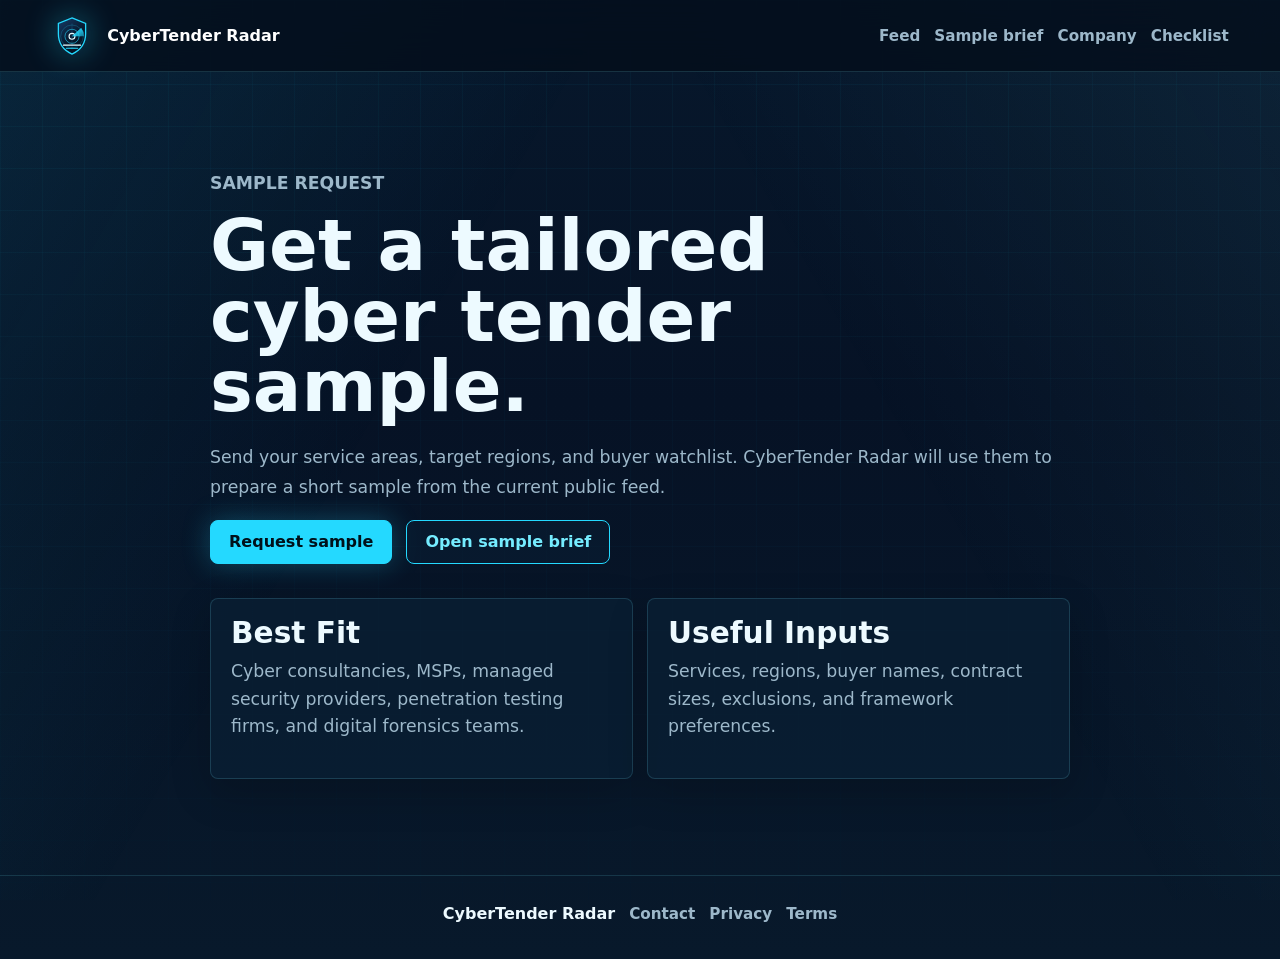
<file: docs/trial.html>
<!doctype html>
<html lang="en">
  <head>
    <meta charset="utf-8">
    <meta name="viewport" content="width=device-width, initial-scale=1">
    <title>Request Sample | CyberTender Radar</title>
    <meta name="description" content="Request a CyberTender Radar sample for your cyber or IT services bid pipeline.">
    <link rel="icon" type="image/svg+xml" href="assets/logo-radar-shield.svg">
    <link rel="manifest" href="site.webmanifest">
    <meta name="theme-color" content="#061225">
    <meta property="og:site_name" content="CyberTender Radar">
    <meta property="og:type" content="website">
    <meta property="og:title" content="Request Sample | CyberTender Radar">
    <meta property="og:description" content="Request a tailored CyberTender Radar sample for your cyber or IT bid pipeline.">
    <meta property="og:url" content="https://shmghub.github.io/cybertender-radar/trial.html">
    <meta property="og:image" content="https://shmghub.github.io/cybertender-radar/assets/social-card.svg">
    <meta name="twitter:card" content="summary_large_image">
    <link rel="stylesheet" href="styles.css">
  </head>
  <body>
    <header class="topbar">
      <a class="brand" href="index.html" aria-label="CyberTender Radar home">
        <img class="brand-logo" src="assets/logo-radar-shield.svg" alt="" width="42" height="42">
        <span>CyberTender Radar</span>
      </a>
      <nav aria-label="Primary navigation">
        <a href="index.html#feed">Feed</a>
        <a href="sample-brief.html">Sample brief</a>
        <a href="brand.html">Company</a>
        <a href="bid-checklist.html">Checklist</a>
      </nav>
    </header>
    <main class="plain-page">
      <p class="eyebrow">Sample request</p>
      <h1>Get a tailored cyber tender sample.</h1>
      <p>
        Send your service areas, target regions, and buyer watchlist. CyberTender
        Radar will use them to prepare a short sample from the current public
        feed.
      </p>
      <div class="hero-actions">
        <a
          class="button primary"
          href="mailto:cybertenderbusiness@gmail.com?subject=CyberTender%20Radar%20sample%20request&body=Services%3A%0ARegions%3A%0ABuyer%20watchlist%3A%0AAnything%20to%20exclude%3A"
        >Request sample</a>
        <a class="button secondary" href="sample-brief.html">Open sample brief</a>
      </div>
      <section class="checklist-panel" aria-label="Sample request fields">
        <article>
          <h2>Best Fit</h2>
          <p>Cyber consultancies, MSPs, managed security providers, penetration testing firms, and digital forensics teams.</p>
        </article>
        <article>
          <h2>Useful Inputs</h2>
          <p>Services, regions, buyer names, contract sizes, exclusions, and framework preferences.</p>
        </article>
      </section>
    </main>
    <footer class="footer">
      <span>CyberTender Radar</span>
      <a href="mailto:cybertenderbusiness@gmail.com">Contact</a>
      <a href="privacy.html">Privacy</a>
      <a href="terms.html">Terms</a>
    </footer>
  </body>
</html>
</file>
<file: docs/styles.css>
:root {
  --ink: #edfaff;
  --muted: #9db8ca;
  --dim: #6f8da3;
  --line: #214765;
  --paper: #061225;
  --panel: #0b1d32;
  --panel-strong: #102943;
  --panel-soft: rgba(10, 31, 52, 0.78);
  --accent: #24d9ff;
  --accent-strong: #75ecff;
  --accent-dark: #0a8fb0;
  --good: #59e1a8;
  --warn: #f0bd53;
  --danger: #ff7d7d;
  --shadow: 0 24px 70px rgba(0, 0, 0, 0.34);
  color-scheme: dark;
  font-family:
    Inter, ui-sans-serif, system-ui, -apple-system, BlinkMacSystemFont, "Segoe UI",
    sans-serif;
}

* {
  box-sizing: border-box;
}

html {
  scroll-behavior: smooth;
}

body {
  position: relative;
  min-height: 100vh;
  margin: 0;
  overflow-x: hidden;
  background:
    linear-gradient(180deg, #07182c 0%, #061225 42%, #08192b 100%);
  color: var(--ink);
}

body::before {
  position: fixed;
  inset: 0;
  z-index: -2;
  content: "";
  background-image:
    linear-gradient(rgba(36, 217, 255, 0.06) 1px, transparent 1px),
    linear-gradient(90deg, rgba(36, 217, 255, 0.05) 1px, transparent 1px);
  background-size: 42px 42px;
  mask-image: linear-gradient(180deg, rgba(0, 0, 0, 0.78), rgba(0, 0, 0, 0.12));
}

body::after {
  position: fixed;
  inset: 0;
  z-index: -1;
  content: "";
  pointer-events: none;
  background:
    linear-gradient(120deg, rgba(36, 217, 255, 0.08), transparent 35%),
    linear-gradient(240deg, rgba(117, 236, 255, 0.06), transparent 36%);
}

a {
  color: inherit;
}

.topbar {
  position: sticky;
  top: 0;
  z-index: 20;
  display: flex;
  align-items: center;
  justify-content: space-between;
  gap: 24px;
  min-height: 72px;
  padding: 12px clamp(18px, 4vw, 54px);
  background: rgba(4, 14, 27, 0.82);
  border-bottom: 1px solid rgba(117, 236, 255, 0.16);
  backdrop-filter: blur(18px);
}

.brand,
nav {
  display: flex;
  align-items: center;
  gap: 14px;
}

.brand {
  color: #ffffff;
  font-weight: 850;
  text-decoration: none;
}

.brand-logo {
  width: 42px;
  height: 42px;
  flex: 0 0 auto;
  filter: drop-shadow(0 0 16px rgba(36, 217, 255, 0.42));
}

nav {
  flex-wrap: wrap;
  justify-content: flex-end;
}

nav a,
.text-link,
.footer a {
  color: var(--muted);
  font-size: 0.95rem;
  font-weight: 700;
  text-decoration: none;
  transition: color 180ms ease, text-shadow 180ms ease;
}

nav a:hover,
.text-link:hover,
.footer a:hover {
  color: var(--accent-strong);
  text-shadow: 0 0 18px rgba(36, 217, 255, 0.42);
}

main {
  width: min(1180px, calc(100% - 32px));
  margin: 0 auto;
}

.plain-page {
  max-width: 860px;
  padding: clamp(54px, 8vw, 96px) 0;
}

.sample-page {
  max-width: 1020px;
}

.plain-page h1,
.sample-hero h1 {
  margin-bottom: 20px;
  font-size: 4.5rem;
  line-height: 0.98;
  letter-spacing: 0;
}

.plain-page p {
  color: var(--muted);
  font-size: 1.08rem;
  line-height: 1.75;
}

.hero {
  position: relative;
  display: grid;
  align-content: end;
  width: 100vw;
  min-height: min(620px, calc(100vh - 118px));
  margin-left: calc(50% - 50vw);
  padding: clamp(58px, 8vw, 96px) clamp(18px, 7vw, 92px) 34px;
  overflow: hidden;
  border-bottom: 1px solid rgba(117, 236, 255, 0.18);
}

.hero::after {
  position: absolute;
  inset: 0;
  content: "";
  background:
    linear-gradient(90deg, rgba(4, 14, 27, 0.94) 0%, rgba(4, 14, 27, 0.82) 42%, rgba(4, 14, 27, 0.18) 100%),
    linear-gradient(0deg, rgba(6, 18, 37, 0.96) 0%, rgba(6, 18, 37, 0.12) 42%);
}

.hero-copy,
.hero-panel {
  position: relative;
  z-index: 2;
}

.hero-copy {
  max-width: 650px;
}

.hero-visual {
  position: absolute;
  inset: 0;
  z-index: 0;
}

.hero-visual img {
  width: 100%;
  height: 100%;
  object-fit: cover;
  object-position: center right;
  opacity: 0.74;
}

.scan-badge {
  position: absolute;
  right: clamp(22px, 7vw, 92px);
  bottom: 42px;
  z-index: 3;
  min-height: 36px;
  padding: 8px 12px;
  color: var(--ink);
  background: rgba(36, 217, 255, 0.16);
  border: 1px solid rgba(117, 236, 255, 0.5);
  border-radius: 8px;
  font-size: 0.78rem;
  font-weight: 850;
  text-transform: uppercase;
  animation: scanGlow 3.4s ease-in-out infinite;
}

.hero-stack {
  display: contents;
}

.eyebrow {
  margin: 0 0 12px;
  color: var(--accent-strong);
  font-size: 0.78rem;
  font-weight: 850;
  letter-spacing: 0;
  text-transform: uppercase;
}

h1,
h2,
h3,
p {
  margin-top: 0;
}

h1 {
  max-width: 650px;
  margin-bottom: 18px;
  font-size: 5.45rem;
  line-height: 0.94;
  letter-spacing: 0;
}

h2 {
  margin-bottom: 0;
  font-size: 3rem;
  line-height: 1;
  letter-spacing: 0;
}

h3 {
  margin-bottom: 10px;
  font-size: 1.14rem;
}

.lede {
  max-width: 720px;
  color: #c3d8e7;
  font-size: 1.22rem;
  line-height: 1.62;
}

.signal-ribbon {
  display: flex;
  flex-wrap: wrap;
  gap: 10px;
  margin: 22px 0 24px;
}

.signal-ribbon span {
  display: inline-flex;
  align-items: center;
  min-height: 34px;
  padding: 0 12px;
  color: var(--accent-strong);
  background: rgba(36, 217, 255, 0.1);
  border: 1px solid rgba(36, 217, 255, 0.26);
  border-radius: 999px;
  font-size: 0.83rem;
  font-weight: 760;
}

.hero-actions,
.metric-row,
.section-heading {
  display: flex;
  gap: 14px;
  align-items: center;
  flex-wrap: wrap;
}

.button {
  display: inline-flex;
  align-items: center;
  justify-content: center;
  min-height: 44px;
  padding: 0 18px;
  border: 1px solid var(--accent);
  border-radius: 8px;
  font-weight: 800;
  text-decoration: none;
  transition: transform 180ms ease, border-color 180ms ease, box-shadow 180ms ease, background 180ms ease;
}

.button.primary {
  color: #00111b;
  background: var(--accent);
  box-shadow: 0 0 28px rgba(36, 217, 255, 0.28);
}

.button.secondary {
  color: var(--accent-strong);
  background: rgba(10, 31, 52, 0.56);
}

.button:hover {
  transform: translateY(-2px);
  border-color: var(--accent-strong);
  box-shadow: 0 0 34px rgba(36, 217, 255, 0.24);
}

.hero-panel {
  position: absolute;
  right: clamp(18px, 7vw, 92px);
  bottom: 34px;
  display: grid;
  grid-template-columns: repeat(3, minmax(0, 1fr));
  gap: 10px;
  width: min(420px, calc(100% - 36px));
  padding: 16px;
  background: rgba(5, 19, 34, 0.72);
  border: 1px solid rgba(117, 236, 255, 0.26);
  border-radius: 8px;
  box-shadow: var(--shadow);
  backdrop-filter: blur(18px);
}

.metric span {
  display: block;
  color: #ffffff;
  font-size: 3rem;
  font-weight: 900;
  line-height: 0.95;
}

.metric small,
.metric-row span,
.hero-panel p {
  color: var(--muted);
}

.metric-row {
  display: contents;
  margin: 0;
}

.metric-row > div {
  padding: 14px;
  background: rgba(16, 41, 67, 0.82);
  border: 1px solid rgba(117, 236, 255, 0.16);
  border-radius: 8px;
}

.metric-row strong {
  display: block;
  color: var(--ink);
  font-size: 1.2rem;
}

.hero-panel p {
  grid-column: 1 / -1;
  margin: 0;
}

.brand-strip {
  display: grid;
  grid-template-columns: repeat(3, minmax(0, 1fr));
  gap: 14px;
  padding: 24px 0 10px;
}

.brand-strip div,
.toolbar,
.status,
.opportunity-card,
.price-card,
.faq-grid article,
.source-item,
.sample-item,
.checklist-grid article,
.checklist-panel article,
.brand-section {
  background: var(--panel-soft);
  border: 1px solid rgba(117, 236, 255, 0.16);
  border-radius: 8px;
  box-shadow: 0 14px 40px rgba(0, 0, 0, 0.18);
}

.brand-strip div {
  min-height: 116px;
  padding: 18px;
}

.brand-strip strong {
  display: block;
  margin-bottom: 8px;
  color: var(--accent-strong);
  font-size: 1.42rem;
}

.brand-strip span {
  color: var(--muted);
  line-height: 1.55;
}

.toolbar {
  display: grid;
  grid-template-columns: minmax(220px, 1fr) repeat(3, minmax(145px, 0.35fr));
  gap: 12px;
  margin: 34px 0 28px;
  padding: 14px;
}

label {
  display: grid;
  gap: 6px;
  color: var(--muted);
  font-size: 0.78rem;
  font-weight: 850;
  text-transform: uppercase;
}

input,
select {
  width: 100%;
  min-height: 42px;
  padding: 0 12px;
  color: var(--ink);
  background: #07182c;
  border: 1px solid var(--line);
  border-radius: 8px;
  font: inherit;
}

input:focus,
select:focus {
  outline: 2px solid rgba(36, 217, 255, 0.42);
  outline-offset: 2px;
}

.feed-section,
.pricing-section,
.source-section,
.faq-section,
.sample-hero,
.sample-list,
.checklist-grid,
.brand-section {
  padding: 56px 0;
}

.section-heading {
  justify-content: space-between;
  margin-bottom: 24px;
}

.status {
  padding: 16px;
  color: var(--muted);
  border-style: dashed;
}

.opportunity-list {
  display: grid;
  gap: 14px;
}

.opportunity-card {
  display: grid;
  grid-template-columns: minmax(0, 1fr) 170px;
  gap: 18px;
  padding: 20px;
  animation: cardEnter 520ms ease both;
}

.opportunity-card:hover,
.price-card:hover,
.faq-grid article:hover,
.sample-item:hover,
.checklist-grid article:hover {
  border-color: rgba(117, 236, 255, 0.42);
  transform: translateY(-2px);
  transition: transform 180ms ease, border-color 180ms ease;
}

.card-meta,
.tags,
.card-actions {
  display: flex;
  flex-wrap: wrap;
  gap: 8px;
  align-items: center;
}

.card-meta {
  margin-bottom: 8px;
  color: var(--dim);
  font-size: 0.86rem;
}

.opportunity-card h3 {
  margin-bottom: 8px;
}

.opportunity-card p,
.price-card p,
.faq-grid p {
  color: var(--muted);
  line-height: 1.58;
}

.tag,
.confidence {
  display: inline-flex;
  align-items: center;
  min-height: 26px;
  padding: 0 9px;
  color: var(--accent-strong);
  background: rgba(36, 217, 255, 0.1);
  border: 1px solid rgba(36, 217, 255, 0.18);
  border-radius: 999px;
  font-size: 0.78rem;
  font-weight: 800;
}

.confidence.high {
  color: #061225;
  background: var(--good);
  border-color: var(--good);
}

.confidence.medium {
  color: #061225;
  background: var(--warn);
  border-color: var(--warn);
}

.score-box {
  align-self: start;
  padding: 14px;
  text-align: center;
  background: rgba(16, 41, 67, 0.9);
  border: 1px solid rgba(117, 236, 255, 0.16);
  border-radius: 8px;
}

.score-box strong {
  display: block;
  color: #ffffff;
  font-size: 2rem;
}

.score-box span {
  color: var(--muted);
  font-size: 0.78rem;
  font-weight: 850;
  text-transform: uppercase;
}

.card-actions {
  margin-top: 14px;
}

.card-actions a {
  color: var(--accent-strong);
  font-weight: 800;
  text-decoration: none;
}

.pricing-grid {
  display: grid;
  grid-template-columns: repeat(3, minmax(0, 1fr));
  gap: 14px;
  margin-bottom: 18px;
}

.price-card,
.faq-grid article {
  min-height: 190px;
  padding: 20px;
}

.price-card.featured {
  border-color: var(--accent);
  box-shadow: 0 0 0 1px rgba(36, 217, 255, 0.28), var(--shadow);
}

.price {
  color: var(--accent-strong);
  font-size: 2rem;
  font-weight: 900;
}

.faq-grid {
  display: grid;
  grid-template-columns: repeat(3, minmax(0, 1fr));
  gap: 14px;
}

.source-section p {
  max-width: 820px;
  color: var(--muted);
  line-height: 1.65;
}

.source-list {
  display: grid;
  gap: 10px;
  max-width: 760px;
}

.source-item {
  display: flex;
  justify-content: space-between;
  gap: 14px;
  padding: 14px;
}

.sample-list {
  display: grid;
  gap: 14px;
}

.checklist-panel {
  display: grid;
  grid-template-columns: repeat(2, minmax(0, 1fr));
  gap: 14px;
  margin-top: 34px;
}

.checklist-grid {
  display: grid;
  grid-template-columns: repeat(3, minmax(0, 1fr));
  gap: 14px;
}

.sample-item,
.checklist-grid article,
.checklist-panel article {
  padding: 20px;
}

.sample-item h2,
.checklist-grid h2,
.checklist-panel h2 {
  margin-bottom: 10px;
  font-size: 1.85rem;
}

.sample-item p,
.checklist-grid p,
.checklist-panel p {
  color: var(--muted);
  line-height: 1.6;
}

.brand-section {
  padding: 24px;
}

.footer {
  display: flex;
  flex-wrap: wrap;
  gap: 14px;
  align-items: center;
  justify-content: center;
  padding: 28px 18px 36px;
  color: var(--muted);
  border-top: 1px solid rgba(117, 236, 255, 0.14);
}

.footer span {
  color: var(--ink);
  font-weight: 850;
}

@keyframes cardEnter {
  from {
    opacity: 0;
    transform: translateY(12px);
  }
  to {
    opacity: 1;
    transform: translateY(0);
  }
}

@keyframes scanGlow {
  0%,
  100% {
    box-shadow: 0 0 10px rgba(36, 217, 255, 0.12);
  }
  50% {
    box-shadow: 0 0 28px rgba(36, 217, 255, 0.42);
  }
}

@media (prefers-reduced-motion: reduce) {
  *,
  *::before,
  *::after {
    scroll-behavior: auto !important;
    animation-duration: 1ms !important;
    animation-iteration-count: 1 !important;
    transition-duration: 1ms !important;
  }
}

@media (max-width: 980px) {
  h1 {
    font-size: 4.4rem;
  }

  .plain-page h1,
  .sample-hero h1 {
    font-size: 3.6rem;
  }

  h2 {
    font-size: 2.5rem;
  }

  .hero::after {
    background:
      linear-gradient(90deg, rgba(4, 14, 27, 0.96) 0%, rgba(4, 14, 27, 0.82) 66%, rgba(4, 14, 27, 0.4) 100%),
      linear-gradient(0deg, rgba(6, 18, 37, 0.98) 0%, rgba(6, 18, 37, 0.26) 56%);
  }

  .brand-strip,
  .toolbar,
  .pricing-grid,
  .faq-grid,
  .checklist-grid {
    grid-template-columns: 1fr;
  }
}

@media (max-width: 760px) {
  .topbar {
    align-items: flex-start;
    flex-direction: column;
  }

  nav {
    width: 100%;
    justify-content: flex-start;
  }

  .hero {
    min-height: auto;
    padding-top: 76px;
    padding-bottom: 32px;
  }

  h1 {
    font-size: 3.8rem;
  }

  .hero-panel,
  .opportunity-card,
  .checklist-panel {
    grid-template-columns: 1fr;
  }

  .hero-panel {
    display: none;
  }

  .metric-row {
    display: grid;
  }

  .scan-badge {
    display: none;
  }

  .score-box {
    text-align: left;
  }

  .scan-badge {
    right: 18px;
    bottom: 18px;
  }
}

@media (max-width: 520px) {
  main {
    width: min(100% - 22px, 1180px);
  }

  h1 {
    font-size: 3.15rem;
  }

  h2 {
    font-size: 2.12rem;
  }

  .plain-page h1,
  .sample-hero h1 {
    font-size: 2.75rem;
  }

  .hero-actions .button {
    width: 100%;
  }

}
</file>
